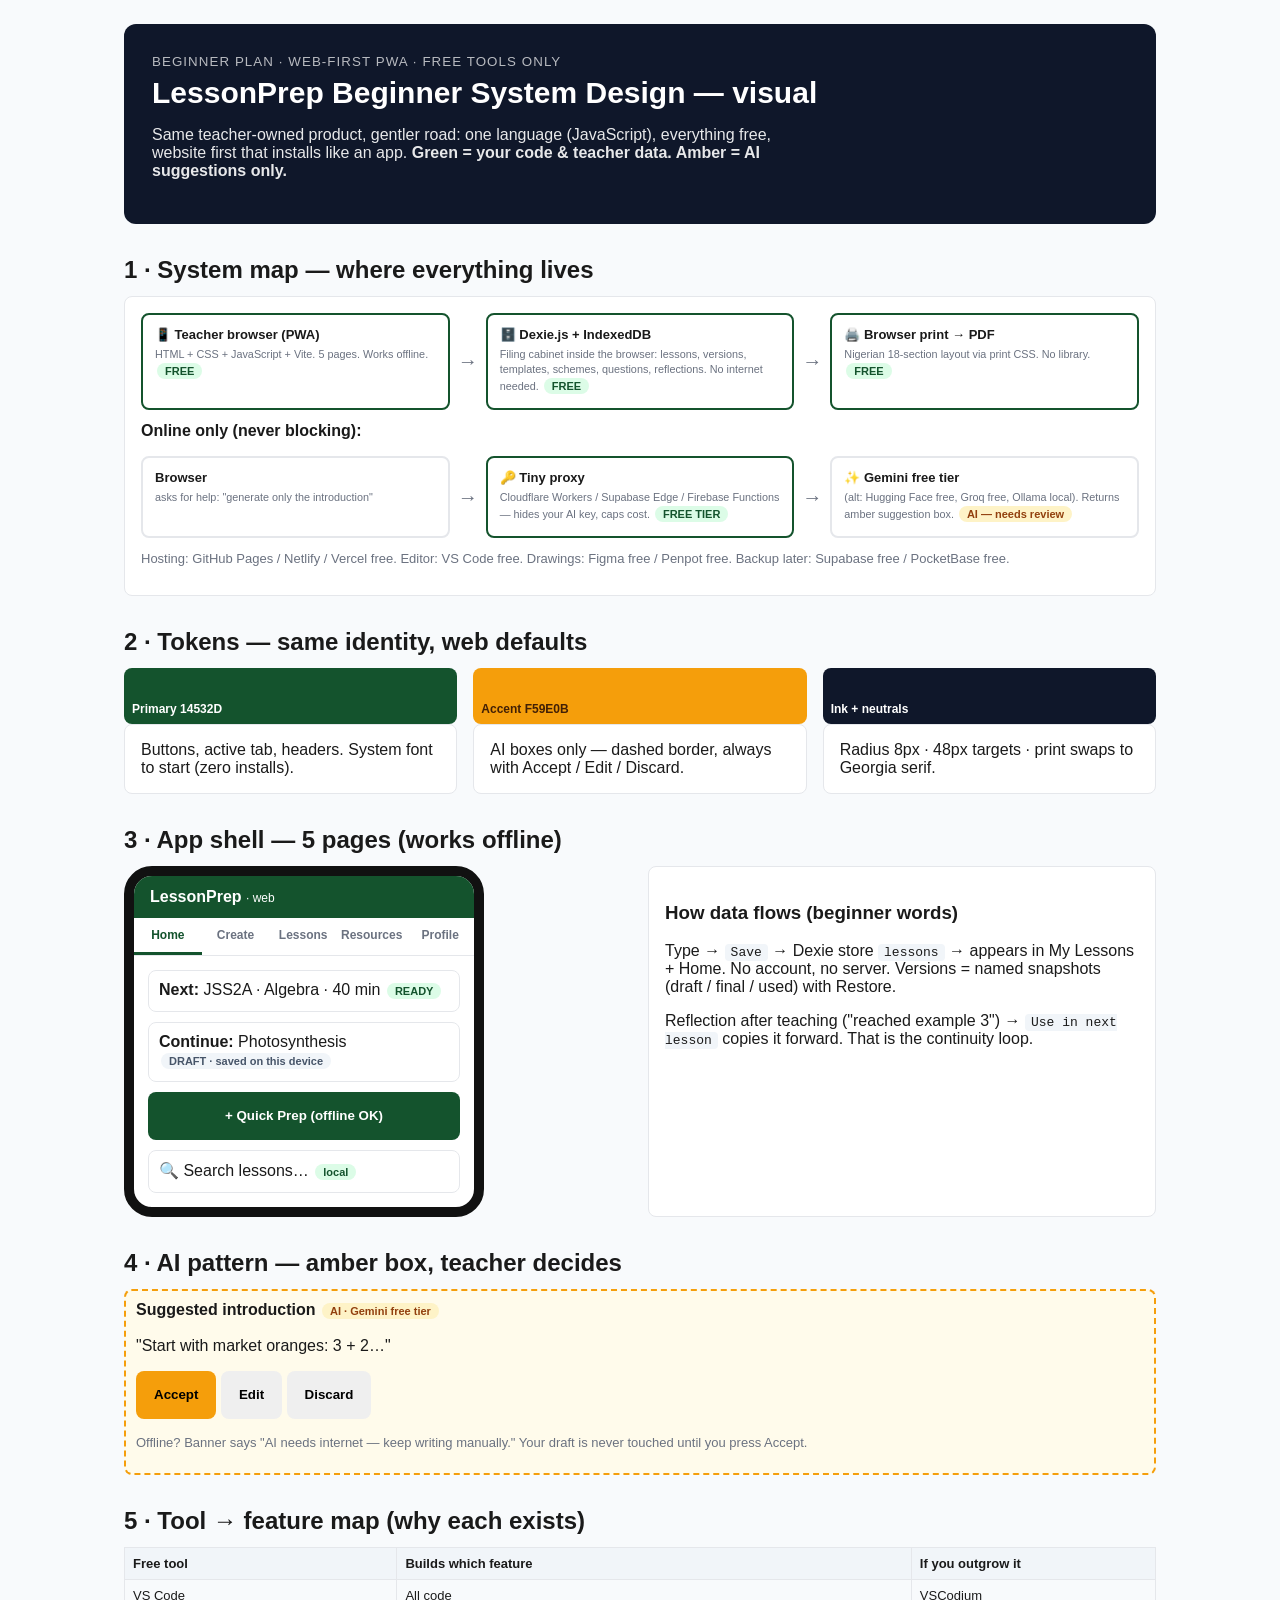
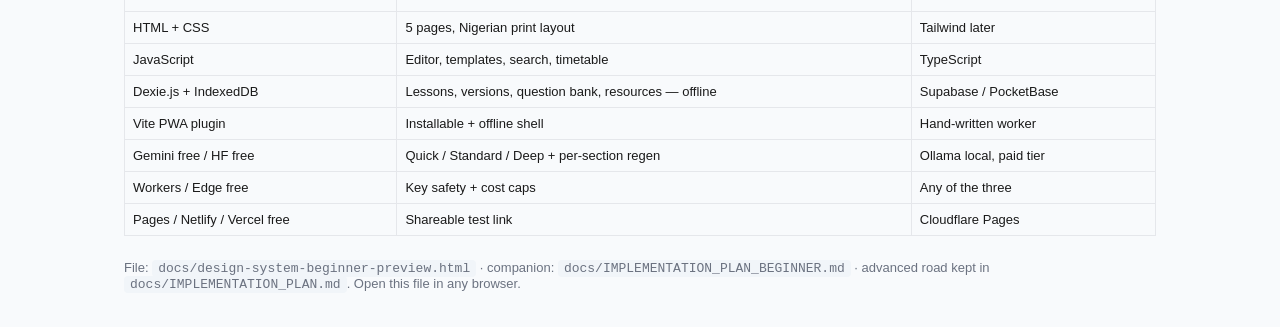
<file: docs/design-system-beginner-preview.html>
<!DOCTYPE html>
<html lang="en">
<head>
<meta charset="UTF-8">
<meta name="viewport" content="width=device-width, initial-scale=1.0">
<title>LessonPrep — Beginner Plan System Design (Web-First)</title>
<style>
:root{--primary:#14532d;--accent:#f59e0b;--accent-bg:#fffbeb;--ink:#1a1a1a;--muted:#6b7280;--line:#e5e7eb;--bg:#f8fafc;--card:#fff;--radius:8px}
*{box-sizing:border-box}body{margin:0;font-family:"Segoe UI",Arial,sans-serif;background:var(--bg);color:var(--ink)}
.wrap{max-width:1080px;margin:0 auto;padding:24px}
.hero{background:#0f172a;color:#fff;border-radius:12px;padding:28px}
.hero small{letter-spacing:.08em;text-transform:uppercase;opacity:.7}
.hero h1{margin:6px 0 8px;font-size:30px}.hero p{opacity:.9;max-width:72ch}
h2{margin:32px 0 12px}.card{background:var(--card);border:1px solid var(--line);border-radius:var(--radius);padding:16px}
.grid{display:grid;gap:16px}.g2{grid-template-columns:1fr 1fr}.g3{grid-template-columns:repeat(3,1fr)}
@media(max-width:800px){.g2,.g3{grid-template-columns:1fr}}
.flow{display:flex;flex-wrap:wrap;gap:8px;align-items:stretch}
.box{flex:1;min-width:150px;border:2px solid var(--line);border-radius:8px;padding:12px;background:#fff;font-size:13px}
.box b{display:block;margin-bottom:4px}.box.free{border-color:var(--primary)}
.box small{color:var(--muted)}.arrow{align-self:center;font-size:20px;color:var(--muted)}
.tag{display:inline-block;font-size:11px;font-weight:800;background:#dcfce7;color:#14532d;border-radius:999px;padding:2px 8px;margin:2px}
.tag.amber{background:#fef3c7;color:#92400e}.tag.grey{background:#f1f5f9;color:#475569}
.sw{height:56px;border-radius:8px;display:flex;align-items:flex-end;padding:8px;color:#fff;font-size:12px;font-weight:700}
.phone{border:10px solid #111;border-radius:28px;overflow:hidden;background:#fff;max-width:360px}
.appbar{background:var(--primary);color:#fff;padding:12px 16px;font-weight:800}
.tabs{display:flex;border-bottom:1px solid var(--line)}.tabs span{flex:1;text-align:center;padding:10px 4px;font-size:12px;color:var(--muted);font-weight:700}.tabs span.on{color:var(--primary);border-bottom:3px solid var(--primary)}
.screen{padding:14px;display:grid;gap:10px}
.btn{display:inline-block;min-height:48px;line-height:48px;padding:0 18px;border-radius:8px;font-weight:800;border:0}
.btn-p{background:var(--primary);color:#fff}.btn-a{background:var(--accent)}
.ai{background:var(--accent-bg);border:2px dashed var(--accent);border-radius:8px;padding:10px}
table{width:100%;border-collapse:collapse;font-size:13px}td,th{border:1px solid var(--line);padding:8px;text-align:left}th{background:#f1f5f9}
code{background:#f1f5f9;padding:1px 6px;border-radius:4px}.note{font-size:13px;color:var(--muted)}
</style>
</head>
<body>
<div class="wrap">
<div class="hero">
<small>Beginner plan · web-first PWA · free tools only</small>
<h1>LessonPrep Beginner System Design — visual</h1>
<p>Same teacher-owned product, gentler road: one language (JavaScript), everything free, website first that installs like an app. <b>Green = your code &amp; teacher data. Amber = AI suggestions only.</b></p>
</div>

<h2>1 · System map — where everything lives</h2>
<div class="card">
<div class="flow">
<div class="box free"><b>📱 Teacher browser (PWA)</b><small>HTML + CSS + JavaScript + Vite. 5 pages. Works offline. <span class="tag">FREE</span></small></div>
<div class="arrow">→</div>
<div class="box free"><b>🗄️ Dexie.js + IndexedDB</b><small>Filing cabinet inside the browser: lessons, versions, templates, schemes, questions, reflections. No internet needed. <span class="tag">FREE</span></small></div>
<div class="arrow">→</div>
<div class="box free"><b>🖨️ Browser print → PDF</b><small>Nigerian 18-section layout via print CSS. No library. <span class="tag">FREE</span></small></div>
</div>
<p style="margin-top:12px"><b>Online only (never blocking):</b></p>
<div class="flow">
<div class="box"><b>Browser</b><small>asks for help: "generate only the introduction"</small></div>
<div class="arrow">→</div>
<div class="box free"><b>🔑 Tiny proxy</b><small>Cloudflare Workers / Supabase Edge / Firebase Functions — hides your AI key, caps cost. <span class="tag">FREE TIER</span></small></div>
<div class="arrow">→</div>
<div class="box"><b>✨ Gemini free tier</b><small>(alt: Hugging Face free, Groq free, Ollama local). Returns amber suggestion box. <span class="tag amber">AI — needs review</span></small></div>
</div>
<p class="note">Hosting: GitHub Pages / Netlify / Vercel free. Editor: VS Code free. Drawings: Figma free / Penpot free. Backup later: Supabase free / PocketBase free.</p>
</div>

<h2>2 · Tokens — same identity, web defaults</h2>
<div class="grid g3">
<div><div class="sw" style="background:#14532d">Primary 14532D</div><div class="card">Buttons, active tab, headers. System font to start (zero installs).</div></div>
<div><div class="sw" style="background:#f59e0b;color:#422006">Accent F59E0B</div><div class="card">AI boxes only — dashed border, always with Accept / Edit / Discard.</div></div>
<div><div class="sw" style="background:#0f172a">Ink + neutrals</div><div class="card">Radius 8px · 48px targets · print swaps to Georgia serif.</div></div>
</div>

<h2>3 · App shell — 5 pages (works offline)</h2>
<div class="grid g2">
<div class="phone"><div class="appbar">LessonPrep <span style="font-weight:400;font-size:12px">· web</span></div><div class="tabs"><span class="on">Home</span><span>Create</span><span>Lessons</span><span>Resources</span><span>Profile</span></div>
<div class="screen">
<div class="card" style="padding:10px"><b>Next:</b> JSS2A · Algebra · 40 min <span class="tag">READY</span></div>
<div class="card" style="padding:10px"><b>Continue:</b> Photosynthesis <span class="tag grey">DRAFT · saved on this device</span></div>
<button class="btn btn-p">+ Quick Prep (offline OK)</button>
<div class="card" style="padding:10px">🔍 Search lessons… <span class="tag">local</span></div>
</div></div>
<div class="card"><h3>How data flows (beginner words)</h3><p>Type → <code>Save</code> → Dexie store <code>lessons</code> → appears in My Lessons + Home. No account, no server. Versions = named snapshots (draft / final / used) with Restore.</p><p>Reflection after teaching ("reached example 3") → <code>Use in next lesson</code> copies it forward. That is the continuity loop.</p></div>
</div>

<h2>4 · AI pattern — amber box, teacher decides</h2>
<div class="ai"><b>Suggested introduction</b> <span class="tag amber">AI · Gemini free tier</span><p>"Start with market oranges: 3 + 2…"</p><p><button class="btn btn-a">Accept</button> <button class="btn">Edit</button> <button class="btn">Discard</button></p><p class="note">Offline? Banner says "AI needs internet — keep writing manually." Your draft is never touched until you press Accept.</p></div>

<h2>5 · Tool → feature map (why each exists)</h2>
<table>
<tr><th>Free tool</th><th>Builds which feature</th><th>If you outgrow it</th></tr>
<tr><td>VS Code</td><td>All code</td><td>VSCodium</td></tr>
<tr><td>HTML + CSS</td><td>5 pages, Nigerian print layout</td><td>Tailwind later</td></tr>
<tr><td>JavaScript</td><td>Editor, templates, search, timetable</td><td>TypeScript</td></tr>
<tr><td>Dexie.js + IndexedDB</td><td>Lessons, versions, question bank, resources — offline</td><td>Supabase / PocketBase</td></tr>
<tr><td>Vite PWA plugin</td><td>Installable + offline shell</td><td>Hand-written worker</td></tr>
<tr><td>Gemini free / HF free</td><td>Quick / Standard / Deep + per-section regen</td><td>Ollama local, paid tier</td></tr>
<tr><td>Workers / Edge free</td><td>Key safety + cost caps</td><td>Any of the three</td></tr>
<tr><td>Pages / Netlify / Vercel free</td><td>Shareable test link</td><td>Cloudflare Pages</td></tr>
</table>

<p class="note" style="margin-top:24px">File: <code>docs/design-system-beginner-preview.html</code> · companion: <code>docs/IMPLEMENTATION_PLAN_BEGINNER.md</code> · advanced road kept in <code>docs/IMPLEMENTATION_PLAN.md</code>. Open this file in any browser.</p>
</div>
</body>
</html>
</file>
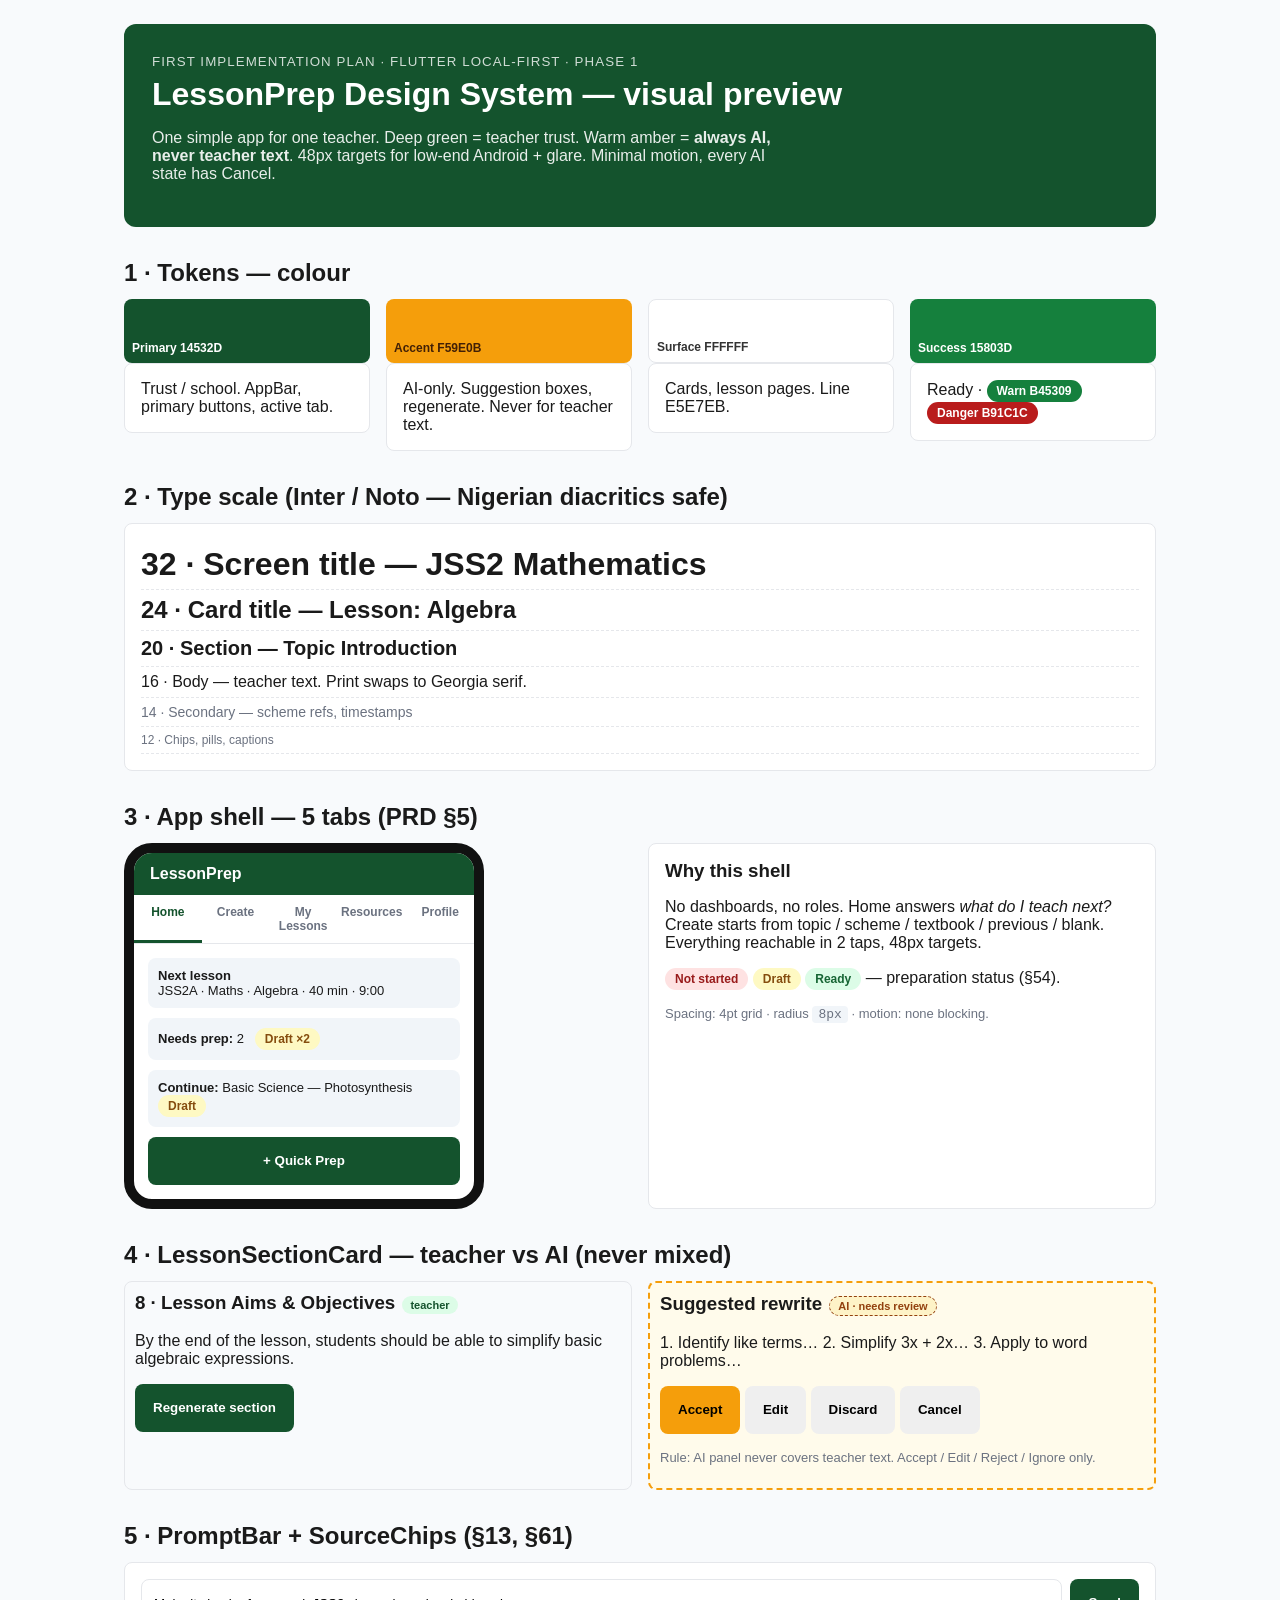
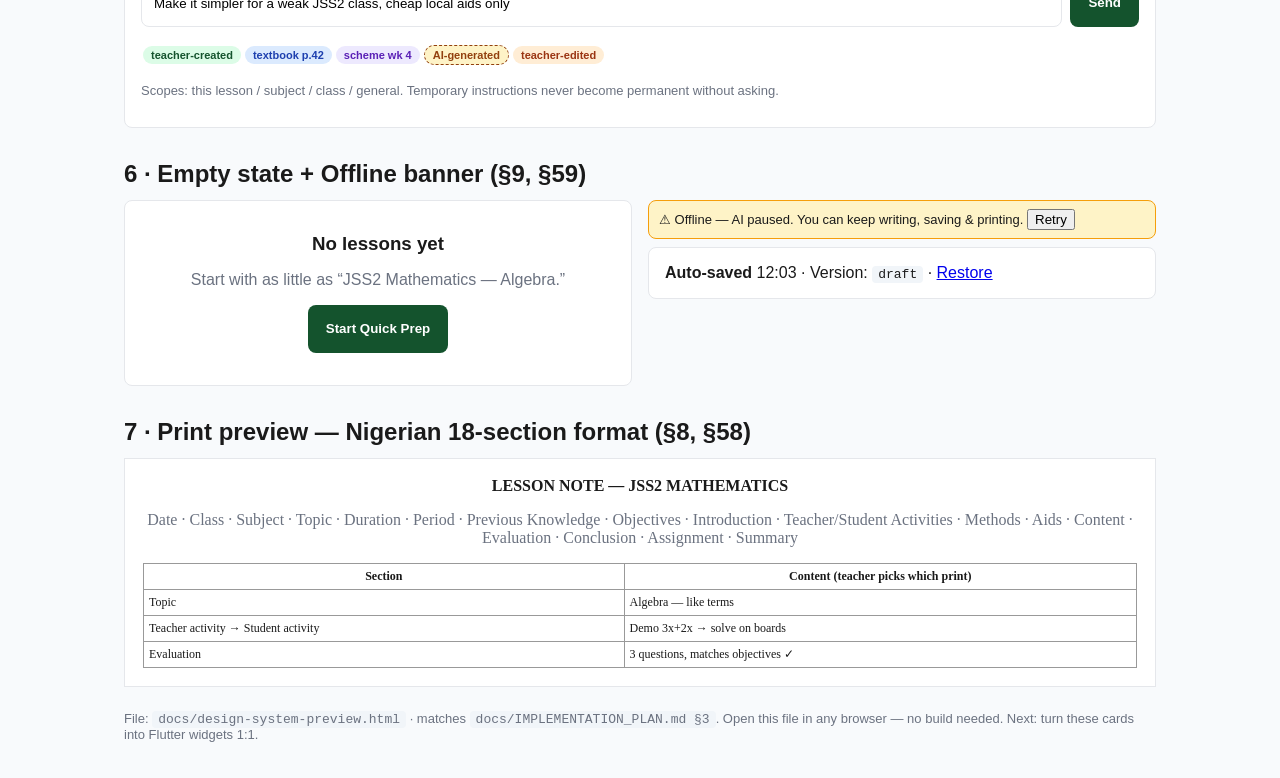
<file: docs/design-system-preview.html>
<!DOCTYPE html>
<html lang="en">
<head>
<meta charset="UTF-8">
<meta name="viewport" content="width=device-width, initial-scale=1.0">
<title>LessonPrep — Design System (First Plan / Flutter)</title>
<style>
:root{
--primary:#14532d;--primary-dark:#0b3a20;--accent:#f59e0b;--accent-bg:#fffbeb;
--ink:#1a1a1a;--muted:#6b7280;--line:#e5e7eb;--bg:#f8fafc;--card:#ffffff;
--success:#15803d;--warn:#b45309;--danger:#b91c1c;--radius:8px;
}
*{box-sizing:border-box}body{margin:0;font-family:"Segoe UI",Inter,Noto Sans,Arial,sans-serif;background:var(--bg);color:var(--ink)}
.wrap{max-width:1080px;margin:0 auto;padding:24px}
.hero{background:var(--primary);color:#fff;border-radius:12px;padding:28px}
.hero small{opacity:.8;letter-spacing:.08em;text-transform:uppercase}
.hero h1{margin:6px 0 8px;font-size:32px}.hero p{opacity:.9;max-width:70ch}
.grid{display:grid;gap:16px}.g2{grid-template-columns:1fr 1fr}.g3{grid-template-columns:repeat(3,1fr)}.g4{grid-template-columns:repeat(4,1fr)}
@media(max-width:800px){.g2,.g3,.g4{grid-template-columns:1fr}}
.card{background:var(--card);border:1px solid var(--line);border-radius:var(--radius);padding:16px}
h2{margin:32px 0 12px}h3{margin:0 0 8px}.muted{color:var(--muted)}.pill{display:inline-block;padding:4px 10px;border-radius:999px;font-size:12px;font-weight:700}
.sw{height:64px;border-radius:8px;display:flex;align-items:flex-end;padding:8px;color:#fff;font-size:12px;font-weight:700}
.type-scale div{border-bottom:1px dashed var(--line);padding:6px 0}
.phone{border:10px solid #111;border-radius:28px;overflow:hidden;background:#fff;max-width:360px}
.appbar{background:var(--primary);color:#fff;padding:12px 16px;font-weight:800}
.tabs{display:flex;background:#fff;border-bottom:1px solid var(--line)}
.tabs span{flex:1;text-align:center;padding:10px 4px;font-size:12px;color:var(--muted);font-weight:700}
.tabs span.on{color:var(--primary);border-bottom:3px solid var(--primary)}
.screen{padding:14px;display:grid;gap:10px}
.dash{background:#f1f5f9;border-radius:8px;padding:10px;font-size:13px}
.btn{display:inline-block;min-height:48px;line-height:48px;padding:0 18px;border-radius:8px;font-weight:800;border:0;cursor:pointer}
.btn-p{background:var(--primary);color:#fff}.btn-a{background:var(--accent);}
.chip{display:inline-block;font-size:11px;font-weight:800;padding:3px 8px;border-radius:999px;margin:2px}
.c-teacher{background:#dcfce7;color:#14532d}.c-ai{background:#fef3c7;color:#92400e;border:1px dashed #92400e}
.c-book{background:#dbeafe;color:#1e40af}.c-scheme{background:#ede9fe;color:#5b21b6}.c-edited{background:#ffedd5;color:#9a3412}
.st-not{background:#fee2e2;color:#991b1b}.st-draft{background:#fef9c3;color:#854d0e}.st-ready{background:#dcfce7;color:#166534}
.section{border:1px solid var(--line);border-radius:8px;padding:10px}
.ai-box{background:var(--accent-bg);border:2px dashed var(--accent);border-radius:8px;padding:10px}
.prompt{display:flex;gap:8px}.prompt input{flex:1;min-height:48px;border:1px solid var(--line);border-radius:8px;padding:0 12px}
.banner{background:#fef3c7;border:1px solid var(--accent);border-radius:8px;padding:8px 10px;font-size:13px}
.print{background:#fff;border:1px solid var(--line);padding:18px;font-family:Georgia,serif}
.print h4{margin:0 0 4px;text-align:center}.print table{width:100%;border-collapse:collapse;font-size:12px;margin-top:8px}
.print td,.print th{border:1px solid #999;padding:5px}
code{background:#f1f5f9;padding:1px 6px;border-radius:4px}
.note{font-size:13px;color:var(--muted)}
</style>
</head>
<body>
<div class="wrap">
<div class="hero">
<small>First implementation plan · Flutter local-first · Phase 1</small>
<h1>LessonPrep Design System — visual preview</h1>
<p>One simple app for one teacher. Deep green = teacher trust. Warm amber = <b>always AI, never teacher text</b>. 48px targets for low-end Android + glare. Minimal motion, every AI state has Cancel.</p>
</div>

<h2>1 · Tokens — colour</h2>
<div class="grid g4">
<div><div class="sw" style="background:#14532d">Primary 14532D</div><div class="card">Trust / school. AppBar, primary buttons, active tab.</div></div>
<div><div class="sw" style="background:#f59e0b;color:#422006">Accent F59E0B</div><div class="card">AI-only. Suggestion boxes, regenerate. Never for teacher text.</div></div>
<div><div class="sw" style="background:#ffffff;color:#333;border:1px solid #e5e7eb">Surface FFFFFF</div><div class="card">Cards, lesson pages. Line E5E7EB.</div></div>
<div><div class="sw" style="background:#15803d">Success 15803D</div><div class="card">Ready · <span class="pill" style="background:#15803d;color:#fff">Warn B45309</span> <span class="pill" style="background:#b91c1c;color:#fff">Danger B91C1C</span></div></div>
</div>

<h2>2 · Type scale (Inter / Noto — Nigerian diacritics safe)</h2>
<div class="card type-scale">
<div style="font-size:32px;font-weight:800">32 · Screen title — JSS2 Mathematics</div>
<div style="font-size:24px;font-weight:800">24 · Card title — Lesson: Algebra</div>
<div style="font-size:20px;font-weight:700">20 · Section — Topic Introduction</div>
<div style="font-size:16px">16 · Body — teacher text. Print swaps to Georgia serif.</div>
<div style="font-size:14px" class="muted">14 · Secondary — scheme refs, timestamps</div>
<div style="font-size:12px" class="muted">12 · Chips, pills, captions</div>
</div>

<h2>3 · App shell — 5 tabs (PRD §5)</h2>
<div class="grid g2">
<div class="phone"><div class="appbar">LessonPrep</div><div class="tabs"><span class="on">Home</span><span>Create</span><span>My Lessons</span><span>Resources</span><span>Profile</span></div>
<div class="screen">
<div class="dash"><b>Next lesson</b><br>JSS2A · Maths · Algebra · 40 min · 9:00</div>
<div class="dash"><b>Needs prep:</b> 2 &nbsp; <span class="pill st-draft">Draft ×2</span></div>
<div class="dash"><b>Continue:</b> Basic Science — Photosynthesis <span class="pill st-draft">Draft</span></div>
<button class="btn btn-p">+ Quick Prep</button>
</div></div>
<div class="card"><h3>Why this shell</h3><p>No dashboards, no roles. Home answers <i>what do I teach next?</i> Create starts from topic / scheme / textbook / previous / blank. Everything reachable in 2 taps, 48px targets.</p><p><span class="pill st-not">Not started</span> <span class="pill st-draft">Draft</span> <span class="pill st-ready">Ready</span> — preparation status (§54).</p><p class="note">Spacing: 4pt grid · radius <code>8px</code> · motion: none blocking.</p></div>
</div>

<h2>4 · LessonSectionCard — teacher vs AI (never mixed)</h2>
<div class="grid g2">
<div class="section"><h3>8 · Lesson Aims &amp; Objectives <span class="chip c-teacher">teacher</span></h3><p>By the end of the lesson, students should be able to simplify basic algebraic expressions.</p><button class="btn btn-p">Regenerate section</button></div>
<div class="ai-box"><h3>Suggested rewrite <span class="chip c-ai">AI · needs review</span></h3><p>1. Identify like terms… 2. Simplify 3x + 2x… 3. Apply to word problems…</p><p><button class="btn btn-a">Accept</button> <button class="btn">Edit</button> <button class="btn">Discard</button> <button class="btn">Cancel</button></p><p class="note">Rule: AI panel never covers teacher text. Accept / Edit / Reject / Ignore only.</p></div>
</div>

<h2>5 · PromptBar + SourceChips (§13, §61)</h2>
<div class="card"><div class="prompt"><input value="Make it simpler for a weak JSS2 class, cheap local aids only"><button class="btn btn-p">Send</button></div><p><span class="chip c-teacher">teacher-created</span><span class="chip c-book">textbook p.42</span><span class="chip c-scheme">scheme wk 4</span><span class="chip c-ai">AI-generated</span><span class="chip c-edited">teacher-edited</span></p><p class="note">Scopes: this lesson / subject / class / general. Temporary instructions never become permanent without asking.</p></div>

<h2>6 · Empty state + Offline banner (§9, §59)</h2>
<div class="grid g2">
<div class="card" style="text-align:center;padding:32px"><h3>No lessons yet</h3><p class="muted">Start with as little as “JSS2 Mathematics — Algebra.”</p><button class="btn btn-p">Start Quick Prep</button></div>
<div><div class="banner">⚠ Offline — AI paused. You can keep writing, saving &amp; printing. <button>Retry</button></div><div class="card" style="margin-top:8px"><b>Auto-saved</b> 12:03 · Version: <code>draft</code> · <a href="#">Restore</a></div></div>
</div>

<h2>7 · Print preview — Nigerian 18-section format (§8, §58)</h2>
<div class="print"><h4>LESSON NOTE — JSS2 MATHEMATICS</h4><p style="text-align:center" class="muted">Date · Class · Subject · Topic · Duration · Period · Previous Knowledge · Objectives · Introduction · Teacher/Student Activities · Methods · Aids · Content · Evaluation · Conclusion · Assignment · Summary</p>
<table><tr><th>Section</th><th>Content (teacher picks which print)</th></tr><tr><td>Topic</td><td>Algebra — like terms</td></tr><tr><td>Teacher activity → Student activity</td><td>Demo 3x+2x → solve on boards</td></tr><tr><td>Evaluation</td><td>3 questions, matches objectives ✓</td></tr></table></div>

<p class="note" style="margin-top:24px">File: <code>docs/design-system-preview.html</code> · matches <code>docs/IMPLEMENTATION_PLAN.md §3</code>. Open this file in any browser — no build needed. Next: turn these cards into Flutter widgets 1:1.</p>
</div>
</body>
</html>
</file>
